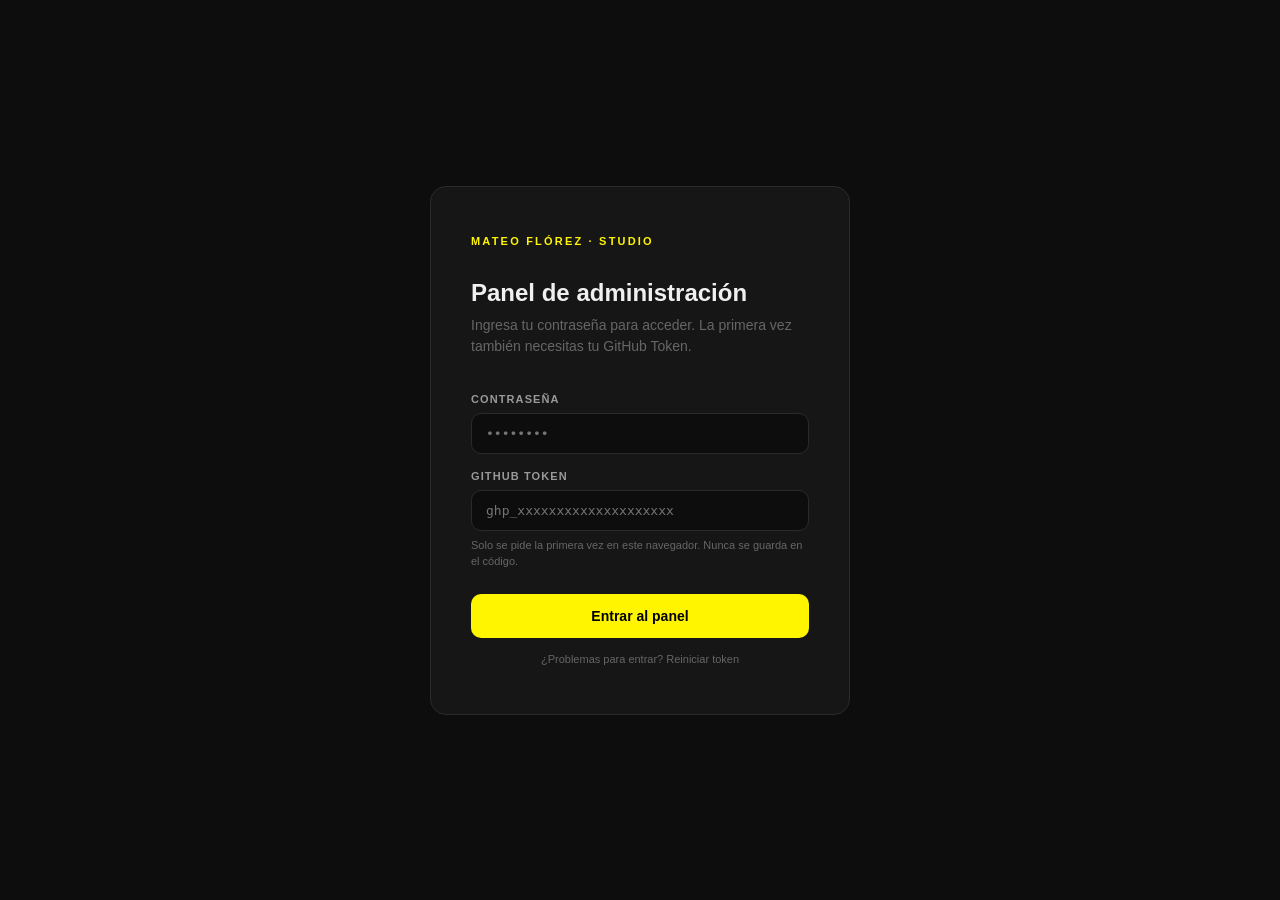
<file: admin.html>
<!DOCTYPE html>
<html lang="es">
<head>
  <meta charset="UTF-8" />
  <link rel="icon" type="image/png" href="assets/logo-head.png">
  <meta name="viewport" content="width=device-width, initial-scale=1.0" />
  <title>Panel — Mateo Flórez</title>
  <style>
    /* =============================================
       VARIABLES Y RESET
    ============================================= */
    :root {
      --bg: #0d0d0d;
      --surface: #161616;
      --surface2: #1e1e1e;
      --border: #2a2a2a;
      --accent: #fff500;
      --accent-dim: rgba(255, 245, 0, 0.12);
      --text: #f0f0f0;
      --text-muted: #666;
      --text-dim: #999;
      --danger: #ff4444;
      --danger-dim: rgba(255, 68, 68, 0.12);
      --success: #44ff88;
      --success-dim: rgba(68, 255, 136, 0.12);
      --radius: 10px;
      --font: 'DM Sans', sans-serif;
      --mono: 'DM Mono', monospace;
    }

    * { margin: 0; padding: 0; box-sizing: border-box; }

    body {
      background: var(--bg);
      color: var(--text);
      font-family: var(--font);
      font-size: 14px;
      min-height: 100vh;
    }

    @import url('https://fonts.googleapis.com/css2?family=DM+Sans:wght@300;400;500;600&family=DM+Mono:wght@400;500&display=swap');

    /* =============================================
       PANTALLA DE LOGIN
    ============================================= */
    #loginScreen {
      display: flex;
      align-items: center;
      justify-content: center;
      min-height: 100vh;
      padding: 24px;
    }

    .login-box {
      background: var(--surface);
      border: 1px solid var(--border);
      border-radius: 16px;
      padding: 48px 40px;
      width: 100%;
      max-width: 420px;
    }

    .login-logo {
      font-size: 11px;
      font-weight: 600;
      letter-spacing: 0.2em;
      text-transform: uppercase;
      color: var(--accent);
      margin-bottom: 32px;
    }

    .login-title {
      font-size: 24px;
      font-weight: 600;
      margin-bottom: 8px;
    }

    .login-sub {
      color: var(--text-muted);
      margin-bottom: 36px;
      line-height: 1.5;
    }

    .field {
      margin-bottom: 16px;
    }

    .field label {
      display: block;
      font-size: 11px;
      font-weight: 600;
      letter-spacing: 0.1em;
      text-transform: uppercase;
      color: var(--text-dim);
      margin-bottom: 8px;
    }

    .field input {
      width: 100%;
      background: var(--bg);
      border: 1px solid var(--border);
      border-radius: var(--radius);
      padding: 12px 14px;
      color: var(--text);
      font-family: var(--mono);
      font-size: 13px;
      outline: none;
      transition: border-color 0.2s;
    }

    .field input:focus {
      border-color: var(--accent);
    }

    .field-hint {
      font-size: 11px;
      color: var(--text-muted);
      margin-top: 6px;
      line-height: 1.5;
    }

    .btn-primary {
      width: 100%;
      background: var(--accent);
      color: #000;
      border: none;
      border-radius: var(--radius);
      padding: 14px;
      font-family: var(--font);
      font-size: 14px;
      font-weight: 600;
      cursor: pointer;
      margin-top: 8px;
      transition: opacity 0.2s;
    }

    .btn-primary:hover { opacity: 0.85; }

    .login-error {
      color: var(--danger);
      font-size: 12px;
      margin-top: 12px;
      display: none;
    }

    /* =============================================
       PANEL PRINCIPAL
    ============================================= */
    #adminPanel { display: none; }

    .topbar {
      position: sticky;
      top: 0;
      z-index: 100;
      background: rgba(13, 13, 13, 0.95);
      backdrop-filter: blur(12px);
      border-bottom: 1px solid var(--border);
      padding: 0 32px;
      height: 56px;
      display: flex;
      align-items: center;
      justify-content: space-between;
    }

    .topbar-left {
      display: flex;
      align-items: center;
      gap: 16px;
    }

    .topbar-logo {
      font-size: 11px;
      font-weight: 600;
      letter-spacing: 0.15em;
      text-transform: uppercase;
      color: var(--accent);
    }

    .topbar-sep {
      width: 1px;
      height: 16px;
      background: var(--border);
    }

    .topbar-title {
      font-size: 13px;
      color: var(--text-dim);
    }

    .topbar-right {
      display: flex;
      align-items: center;
      gap: 12px;
    }

    .btn-save {
      background: var(--accent);
      color: #000;
      border: none;
      border-radius: 8px;
      padding: 8px 20px;
      font-family: var(--font);
      font-size: 13px;
      font-weight: 600;
      cursor: pointer;
      transition: opacity 0.2s;
      display: flex;
      align-items: center;
      gap: 8px;
    }

    .btn-save:hover { opacity: 0.85; }
    .btn-save:disabled { opacity: 0.4; cursor: not-allowed; }

    .btn-logout {
      background: none;
      border: 1px solid var(--border);
      border-radius: 8px;
      padding: 8px 14px;
      color: var(--text-muted);
      font-family: var(--font);
      font-size: 13px;
      cursor: pointer;
      transition: all 0.2s;
    }

    .btn-logout:hover {
      border-color: var(--danger);
      color: var(--danger);
    }

    /* =============================================
       LAYOUT DEL PANEL
    ============================================= */
    .panel-layout {
      display: grid;
      grid-template-columns: 220px 1fr;
      min-height: calc(100vh - 56px);
    }

    /* Sidebar */
    .sidebar {
      border-right: 1px solid var(--border);
      padding: 24px 16px;
      position: sticky;
      top: 56px;
      height: calc(100vh - 56px);
      overflow-y: auto;
    }

    .sidebar-section {
      font-size: 10px;
      font-weight: 600;
      letter-spacing: 0.15em;
      text-transform: uppercase;
      color: var(--text-muted);
      padding: 0 12px;
      margin-bottom: 8px;
      margin-top: 24px;
    }

    .sidebar-section:first-child { margin-top: 0; }

    .nav-item {
      display: flex;
      align-items: center;
      gap: 10px;
      padding: 10px 12px;
      border-radius: 8px;
      cursor: pointer;
      color: var(--text-dim);
      font-size: 13px;
      font-weight: 500;
      transition: all 0.15s;
      border: none;
      background: none;
      width: 100%;
      text-align: left;
    }

    .nav-item:hover {
      background: var(--surface2);
      color: var(--text);
    }

    .nav-item.active {
      background: var(--accent-dim);
      color: var(--accent);
    }

    .nav-icon { font-size: 15px; }

    .nav-badge {
      margin-left: auto;
      background: var(--surface2);
      border-radius: 20px;
      padding: 2px 8px;
      font-size: 11px;
      font-family: var(--mono);
      color: var(--text-muted);
    }

    .nav-item.active .nav-badge {
      background: var(--accent-dim);
      color: var(--accent);
    }

    /* Content area */
    .content {
      padding: 32px;
      max-width: 860px;
    }

    /* =============================================
       SECCIONES
    ============================================= */
    .section { display: none; }
    .section.active { display: block; }

    .section-header {
      margin-bottom: 28px;
    }

    .section-title {
      font-size: 22px;
      font-weight: 600;
      margin-bottom: 6px;
    }

    .section-desc {
      color: var(--text-muted);
      line-height: 1.5;
    }

    /* =============================================
       CARDS DE ITEMS
    ============================================= */
    .items-list {
      display: flex;
      flex-direction: column;
      gap: 12px;
      margin-bottom: 20px;
    }

    .item-card {
      background: var(--surface);
      border: 1px solid var(--border);
      border-radius: var(--radius);
      padding: 20px;
      transition: border-color 0.2s;
    }

    .item-card:hover { border-color: #3a3a3a; }

    .item-card-header {
      display: flex;
      align-items: flex-start;
      justify-content: space-between;
      gap: 16px;
      margin-bottom: 16px;
    }

    .item-card-title {
      font-size: 15px;
      font-weight: 600;
    }

    .item-card-sub {
      font-size: 12px;
      color: var(--text-muted);
      margin-top: 3px;
    }

    .item-actions {
      display: flex;
      gap: 8px;
      flex-shrink: 0;
    }

    .btn-edit, .btn-delete {
      border: none;
      border-radius: 6px;
      padding: 6px 12px;
      font-family: var(--font);
      font-size: 12px;
      font-weight: 500;
      cursor: pointer;
      transition: all 0.15s;
    }

    .btn-edit {
      background: var(--surface2);
      color: var(--text-dim);
    }

    .btn-edit:hover {
      background: var(--accent-dim);
      color: var(--accent);
    }

    .btn-delete {
      background: var(--surface2);
      color: var(--text-muted);
    }

    .btn-delete:hover {
      background: var(--danger-dim);
      color: var(--danger);
    }

    /* Formulario inline de edición */
    .item-form {
      display: none;
      flex-direction: column;
      gap: 12px;
      padding-top: 16px;
      border-top: 1px solid var(--border);
    }

    .item-form.open { display: flex; }

    .form-row {
      display: grid;
      grid-template-columns: 1fr 1fr;
      gap: 12px;
    }

    .form-field {
      display: flex;
      flex-direction: column;
      gap: 6px;
    }

    .form-field label {
      font-size: 11px;
      font-weight: 600;
      letter-spacing: 0.08em;
      text-transform: uppercase;
      color: var(--text-muted);
    }

    .form-field input,
    .form-field textarea {
      background: var(--bg);
      border: 1px solid var(--border);
      border-radius: 8px;
      padding: 10px 12px;
      color: var(--text);
      font-family: var(--font);
      font-size: 13px;
      outline: none;
      transition: border-color 0.2s;
      resize: vertical;
    }

    .form-field input:focus,
    .form-field textarea:focus {
      border-color: var(--accent);
    }

    .form-field textarea { min-height: 80px; }

    .form-field.full { grid-column: 1 / -1; }

    .form-actions {
      display: flex;
      gap: 8px;
      justify-content: flex-end;
    }

    .btn-confirm {
      background: var(--accent);
      color: #000;
      border: none;
      border-radius: 8px;
      padding: 8px 16px;
      font-family: var(--font);
      font-size: 13px;
      font-weight: 600;
      cursor: pointer;
    }

    .btn-cancel {
      background: var(--surface2);
      color: var(--text-dim);
      border: none;
      border-radius: 8px;
      padding: 8px 16px;
      font-family: var(--font);
      font-size: 13px;
      cursor: pointer;
    }

    /* Botón agregar nuevo */
    .btn-add {
      display: flex;
      align-items: center;
      gap: 8px;
      background: none;
      border: 1px dashed var(--border);
      border-radius: var(--radius);
      padding: 14px 20px;
      color: var(--text-muted);
      font-family: var(--font);
      font-size: 13px;
      font-weight: 500;
      cursor: pointer;
      width: 100%;
      transition: all 0.2s;
    }

    .btn-add:hover {
      border-color: var(--accent);
      color: var(--accent);
      background: var(--accent-dim);
    }

    /* =============================================
       SECCIÓN REDES SOCIALES
    ============================================= */
    .redes-grid {
      display: flex;
      flex-direction: column;
      gap: 12px;
    }

    .red-item {
      background: var(--surface);
      border: 1px solid var(--border);
      border-radius: var(--radius);
      padding: 16px 20px;
      display: flex;
      align-items: center;
      gap: 16px;
    }

    .red-icon {
      width: 36px;
      height: 36px;
      border-radius: 8px;
      background: var(--surface2);
      display: flex;
      align-items: center;
      justify-content: center;
      font-size: 16px;
      flex-shrink: 0;
    }

    .red-label {
      font-size: 13px;
      font-weight: 600;
      min-width: 100px;
    }

    .red-input {
      flex: 1;
      background: var(--bg);
      border: 1px solid var(--border);
      border-radius: 8px;
      padding: 10px 12px;
      color: var(--text);
      font-family: var(--mono);
      font-size: 12px;
      outline: none;
      transition: border-color 0.2s;
    }

    .red-input:focus { border-color: var(--accent); }

    .red-status {
      width: 8px;
      height: 8px;
      border-radius: 50%;
      background: var(--border);
      flex-shrink: 0;
      transition: background 0.2s;
    }

    .red-status.active { background: var(--success); }

    /* =============================================
       TOAST DE NOTIFICACIONES
    ============================================= */
    .toast {
      position: fixed;
      bottom: 32px;
      right: 32px;
      background: var(--surface);
      border: 1px solid var(--border);
      border-radius: var(--radius);
      padding: 14px 20px;
      font-size: 13px;
      font-weight: 500;
      display: flex;
      align-items: center;
      gap: 10px;
      z-index: 1000;
      transform: translateY(80px);
      opacity: 0;
      transition: all 0.3s cubic-bezier(0.34, 1.56, 0.64, 1);
      max-width: 320px;
    }

    .toast.show {
      transform: translateY(0);
      opacity: 1;
    }

    .toast.success { border-color: var(--success); color: var(--success); }
    .toast.error { border-color: var(--danger); color: var(--danger); }
    .toast.loading { border-color: var(--accent); color: var(--accent); }

    /* =============================================
       ESTADO VACÍO
    ============================================= */
    .empty-state {
      text-align: center;
      padding: 48px 24px;
      color: var(--text-muted);
    }

    .empty-icon { font-size: 32px; margin-bottom: 12px; }
    .empty-text { font-size: 14px; }

    /* =============================================
       TAGS INPUT
    ============================================= */
    .tags-hint {
      font-size: 11px;
      color: var(--text-muted);
      margin-top: 4px;
    }

    /* Destacado toggle */
    .toggle-row {
      display: flex;
      align-items: center;
      gap: 10px;
      font-size: 13px;
      color: var(--text-dim);
    }

    .toggle {
      appearance: none;
      width: 36px;
      height: 20px;
      background: var(--surface2);
      border-radius: 20px;
      cursor: pointer;
      position: relative;
      transition: background 0.2s;
      border: 1px solid var(--border);
    }

    .toggle::after {
      content: '';
      position: absolute;
      width: 14px;
      height: 14px;
      background: var(--text-muted);
      border-radius: 50%;
      top: 2px;
      left: 2px;
      transition: all 0.2s;
    }

    .toggle:checked {
      background: var(--accent-dim);
      border-color: var(--accent);
    }

    .toggle:checked::after {
      left: 18px;
      background: var(--accent);
    }
  </style>
</head>
<body>

<!-- =============================================
     PANTALLA DE LOGIN
============================================= -->
<div id="loginScreen">
  <div class="login-box">
    <div class="login-logo">Mateo Flórez · Studio</div>
    <h1 class="login-title">Panel de administración</h1>
    <p class="login-sub">Ingresa tu contraseña para acceder. La primera vez también necesitas tu GitHub Token.</p>

    <div class="field">
      <label>Contraseña</label>
      <input type="password" id="inputPassword" placeholder="••••••••" onkeydown="if(event.key==='Enter') login()" />
    </div>

    <div class="field" id="campoToken">
      <label>GitHub Token</label>
      <input type="password" id="inputToken" placeholder="ghp_xxxxxxxxxxxxxxxxxxxx" />
      <p class="field-hint">Solo se pide la primera vez en este navegador. Nunca se guarda en el código.</p>
    </div>

    <button class="btn-primary" onclick="login()">Entrar al panel</button>
    <p style="text-align:center;margin-top:12px;">
      <a href="#" onclick="resetearToken()" style="font-size:11px;color:var(--text-muted);text-decoration:none;">¿Problemas para entrar? Reiniciar token</a>
    </p>
    <p class="login-error" id="loginError"></p>
  </div>
</div>

<!-- =============================================
     PANEL PRINCIPAL
============================================= -->
<div id="adminPanel">

  <!-- Topbar -->
  <div class="topbar">
    <div class="topbar-left">
      <span class="topbar-logo">MF · Admin</span>
      <div class="topbar-sep"></div>
      <span class="topbar-title">Panel de edición</span>
    </div>
    <div class="topbar-right">
      <button class="btn-save" id="btnSave" onclick="guardarCambios()">
        <span>💾</span> Publicar cambios
      </button>
      <button class="btn-logout" onclick="mostrarCambiarPassword()" style="border-color:var(--border);">🔑 Contraseña</button>
      <button class="btn-logout" onclick="logout()">Salir</button>
      <button class="btn-logout" onclick="olvidarToken()" style="font-size:11px;padding:6px 10px;" title="Quitar token guardado">🔑 Token</button>
    </div>
  </div>

  <!-- Layout -->
  <div class="panel-layout">

    <!-- Sidebar -->
    <nav class="sidebar">
      <div class="sidebar-section">Contenido</div>
      <button class="nav-item active" onclick="cambiarSeccion('videos', this)">
        <span class="nav-icon">▶</span>
        Videos
        <span class="nav-badge" id="badge-videos">0</span>
      </button>
      <button class="nav-item" onclick="cambiarSeccion('experiencia', this)">
        <span class="nav-icon">◈</span>
        Experiencia
        <span class="nav-badge" id="badge-experiencia">0</span>
      </button>
      <button class="nav-item" onclick="cambiarSeccion('testimonios', this)">
        <span class="nav-icon">◇</span>
        Testimonios
        <span class="nav-badge" id="badge-testimonios">0</span>
      </button>

      <div class="sidebar-section">Contacto</div>
      <button class="nav-item" onclick="cambiarSeccion('redes', this)">
        <span class="nav-icon">⌘ </span>
        Redes sociales
      </button>
    </nav>

    <!-- Contenido -->
    <main class="content">

      <!-- ==================== VIDEOS ==================== -->
      <div class="section active" id="sec-videos">
        <div class="section-header">
          <h2 class="section-title">Videos del portafolio</h2>
          <p class="section-desc">Agrega o edita los proyectos que aparecen en tu portafolio. Necesitas el ID del video en Vimeo (los números al final de la URL).</p>
        </div>

        <div class="items-list" id="list-videos"></div>

        <button class="btn-add" onclick="agregarVideo()">
          <span>＋</span> Agregar video
        </button>
      </div>

      <!-- ==================== EXPERIENCIA ==================== -->
      <div class="section" id="sec-experiencia">
        <div class="section-header">
          <h2 class="section-title">Trayectoria</h2>
          <p class="section-desc">Agrega, edita o elimina las empresas y proyectos con los que has trabajado.</p>
        </div>

        <div class="items-list" id="list-experiencia"></div>

        <button class="btn-add" onclick="agregarExperiencia()">
          <span>＋</span> Agregar empresa
        </button>
      </div>

      <!-- ==================== TESTIMONIOS ==================== -->
      <div class="section" id="sec-testimonios">
        <div class="section-header">
          <h2 class="section-title">Testimonios</h2>
          <p class="section-desc">Lo que dicen tus clientes y colaboradores sobre tu trabajo.</p>
        </div>

        <div class="items-list" id="list-testimonios"></div>

        <button class="btn-add" onclick="agregarTestimonio()">
          <span>＋</span> Agregar testimonio
        </button>
      </div>

      <!-- ==================== REDES ==================== -->
      <div class="section" id="sec-redes">
        <div class="section-header">
          <h2 class="section-title">Redes sociales</h2>
          <p class="section-desc">Pega la URL completa de cada red. Las que estén vacías no aparecerán en tu portafolio.</p>
        </div>

        <div class="redes-grid">
          <div class="red-item">
            <div class="red-icon">📱</div>
            <span class="red-label">WhatsApp</span>
            <input class="red-input" id="red-whatsapp" type="text" placeholder="https://wa.me/57..." oninput="actualizarEstadoRed(this)" />
            <div class="red-status" id="status-whatsapp"></div>
          </div>
          <div class="red-item">
            <div class="red-icon">✉️</div>
            <span class="red-label">Email</span>
            <input class="red-input" id="red-email" type="text" placeholder="tucorreo@gmail.com" oninput="actualizarEstadoRed(this)" />
            <div class="red-status" id="status-email"></div>
          </div>
          <div class="red-item">
            <div class="red-icon">📸</div>
            <span class="red-label">Instagram</span>
            <input class="red-input" id="red-instagram" type="text" placeholder="https://instagram.com/..." oninput="actualizarEstadoRed(this)" />
            <div class="red-status" id="status-instagram"></div>
          </div>
          <div class="red-item">
            <div class="red-icon">▶️</div>
            <span class="red-label">YouTube</span>
            <input class="red-input" id="red-youtube" type="text" placeholder="https://youtube.com/..." oninput="actualizarEstadoRed(this)" />
            <div class="red-status" id="status-youtube"></div>
          </div>
          <div class="red-item">
            <div class="red-icon">💼</div>
            <span class="red-label">LinkedIn</span>
            <input class="red-input" id="red-linkedin" type="text" placeholder="https://linkedin.com/in/..." oninput="actualizarEstadoRed(this)" />
            <div class="red-status" id="status-linkedin"></div>
          </div>
        </div>
      </div>

    </main>
  </div>
</div>

<!-- Toast de notificaciones -->
<div class="toast" id="toast"></div>

<script>
// ============================================================
// CONFIGURACIÓN
// ============================================================
const CONFIG = {
  repoOwner: 'rincongabriel',     // Tu usuario de GitHub
  repoName: 'MateoFlorez.github.io',   // El nombre exacto de tu repositorio
  dataPath: 'data.json',          // Ruta del archivo dentro del repo
  // Token de GitHub — solo tú lo ves en el código
  githubToken: '', // Se carga desde localStorage — nunca va en el código
  // Contraseña maestra de emergencia — solo tú la sabes
  // Está hasheada: nunca aparece en texto plano
  masterHash: '324adeed26b9112913942a024e9e8df528a057eb5e8313fde74b4978fafaa342'
};
// ============================================================

// Contraseña inicial de Mateo — se reemplaza cuando él la cambia
// Esta es la contraseña genérica: forMoove
const PASS_INICIAL_HASH = 'b57295c27e1f1670f7f40a0a246fb0607b1a6e88b7e0c5e331b81a6c1fed3d0d';

// Estado en memoria
let datos = { videos: [], experiencia: [], testimonios: [], redes: {}, _config: {} };
let esMaster = false; // true si entró con la llave maestra

// ============================================================
// HASH — convierte una contraseña en un código irreversible
// Usamos SHA-256, el estándar de la industria.
// "irreversible" significa que del hash no puedes sacar
// la contraseña original — solo puedes comparar hashes.
// ============================================================
async function hashear(texto) {
  const encoder = new TextEncoder();
  const data = encoder.encode(texto);
  const hashBuffer = await crypto.subtle.digest('SHA-256', data);
  const hashArray = Array.from(new Uint8Array(hashBuffer));
  return hashArray.map(b => b.toString(16).padStart(2, '0')).join('');
}

// ============================================================
// LOGIN
// ============================================================
async function login() {
  const pass = document.getElementById('inputPassword').value;
  const error = document.getElementById('loginError');
  error.style.display = 'none';

  if (!pass) {
    error.textContent = 'Escribe tu contraseña.';
    error.style.display = 'block';
    return;
  }

  // Si no hay token guardado, tomarlo del campo y guardarlo
  if (!CONFIG.githubToken) {
    const tokenIngresado = document.getElementById('inputToken')?.value?.trim();
    if (!tokenIngresado) {
      error.textContent = 'La primera vez necesitas ingresar tu GitHub Token.';
      error.style.display = 'block';
      return;
    }
    CONFIG.githubToken = tokenIngresado;
    localStorage.setItem('github_token', tokenIngresado);
  }

  const hash = await hashear(pass);

  // ¿Es la contraseña maestra?
  if (hash === CONFIG.masterHash) {
    esMaster = true;
    entrarAlPanel();
    return;
  }

  // ¿Es la contraseña de Mateo?
  // Primero cargamos el data.json para ver si ya cambió su contraseña
  mostrarToast('Verificando...', 'loading');
  await cargarDatosParaLogin();

  const hashGuardado = datos._config?.passwordHash || PASS_INICIAL_HASH;

  if (hash === hashGuardado) {
    esMaster = false;
    entrarAlPanel();
  } else {
    mostrarToast('', '');
    error.textContent = 'Contraseña incorrecta.';
    error.style.display = 'block';
  }
}

function entrarAlPanel() {
  const esPrimeraVez = !localStorage.getItem('password_cambiada');
  localStorage.setItem('admin_session', 'activa');
  document.getElementById('loginScreen').style.display = 'none';
  document.getElementById('adminPanel').style.display = 'block';

  // Ocultar botón de token — solo el desarrollador lo necesita via consola
  const btnToken = document.querySelector('[onclick="olvidarToken()"]');
  if (btnToken) btnToken.style.display = 'none';

  // Si entró como master, mostrar indicador
  if (esMaster) {
    document.querySelector('.topbar-title').textContent = '⚡ Acceso maestro';
  }

  // Sugerir cambio de contraseña la primera vez
  if (esPrimeraVez && !esMaster) {
    setTimeout(() => {
      mostrarToast('👋 Bienvenido. Te recomendamos cambiar tu contraseña.', 'loading');
      setTimeout(() => mostrarBannerContrasena(), 1500);
    }, 1000);
  }

  cargarDatos();
}

function mostrarBannerContrasena() {
  const banner = document.createElement('div');
  banner.id = 'bannerPass';
  banner.style.cssText = `
    position:fixed; top:64px; left:50%; transform:translateX(-50%);
    background:var(--accent); color:#000; border-radius:10px;
    padding:14px 20px; font-size:13px; font-weight:600;
    display:flex; align-items:center; gap:12px; z-index:200;
    box-shadow: 0 4px 20px rgba(255,245,0,0.3);
  `;
  banner.innerHTML = `
    <span>🔑 Recuerda cambiar tu contraseña por una personal</span>
    <button onclick="mostrarCambiarPassword(); document.getElementById('bannerPass').remove(); localStorage.setItem('password_cambiada','si')"
      style="background:#000;color:var(--accent);border:none;border-radius:6px;padding:6px 12px;font-weight:600;cursor:pointer;font-size:12px;">
      Cambiar ahora
    </button>
    <button onclick="this.parentElement.remove(); localStorage.setItem('password_cambiada','si')"
      style="background:none;border:none;color:#000;cursor:pointer;font-size:16px;opacity:0.6;">✕</button>
  `;
  document.body.appendChild(banner);
}

function logout() {
  localStorage.removeItem('admin_session');
  location.reload();
}

function olvidarToken() {
  if (confirm('¿Quitar el token guardado? La próxima vez tendrás que ingresarlo de nuevo.')) {
    localStorage.removeItem('github_token');
    localStorage.removeItem('admin_session');
    CONFIG.githubToken = '';
    location.reload();
  }
}

// Auto-login por sesión activa en el mismo navegador
window.addEventListener('DOMContentLoaded', async () => {
  const tokenGuardado = localStorage.getItem('github_token');

  if (tokenGuardado) {
    CONFIG.githubToken = tokenGuardado;
    document.getElementById('campoToken').style.display = 'none';
  } else {
    document.getElementById('campoToken').style.display = 'block';
  }

  const sesion = localStorage.getItem('admin_session');
  if (sesion === 'activa' && tokenGuardado) {
    // Token ya en CONFIG — entrar directo sin verificar contraseña de nuevo
    document.getElementById('loginScreen').style.display = 'none';
    document.getElementById('adminPanel').style.display = 'block';
    const btnToken = document.querySelector('[onclick="olvidarToken()"]');
    if (btnToken) btnToken.style.display = 'none';
    cargarDatos();
  }
});

function resetearToken() {
  localStorage.removeItem('github_token');
  localStorage.removeItem('admin_session');
  CONFIG.githubToken = '';
  document.getElementById('campoToken').style.display = 'block';
  document.getElementById('inputToken').value = '';
  document.getElementById('loginError').style.display = 'none';
}

// ============================================================
// CAMBIAR CONTRASEÑA — disponible desde el panel
// ============================================================
function mostrarCambiarPassword() {
  const html = `
    <div style="position:fixed;inset:0;background:rgba(0,0,0,0.7);z-index:200;display:flex;align-items:center;justify-content:center;" id="modalPass">
      <div style="background:var(--surface);border:1px solid var(--border);border-radius:16px;padding:36px;width:100%;max-width:400px;">
        <h3 style="font-size:18px;font-weight:600;margin-bottom:8px;">Cambiar contraseña</h3>
        <p style="color:var(--text-muted);font-size:13px;margin-bottom:24px;">La nueva contraseña se guarda de forma segura en el repositorio.</p>
        <div class="field" style="margin-bottom:14px;">
          <label style="display:block;font-size:11px;font-weight:600;letter-spacing:0.1em;text-transform:uppercase;color:var(--text-dim);margin-bottom:8px;">Nueva contraseña</label>
          <input type="password" id="newPass1" style="width:100%;background:var(--bg);border:1px solid var(--border);border-radius:8px;padding:12px;color:var(--text);font-size:13px;outline:none;" placeholder="Mínimo 8 caracteres" />
        </div>
        <div class="field" style="margin-bottom:24px;">
          <label style="display:block;font-size:11px;font-weight:600;letter-spacing:0.1em;text-transform:uppercase;color:var(--text-dim);margin-bottom:8px;">Confirmar contraseña</label>
          <input type="password" id="newPass2" style="width:100%;background:var(--bg);border:1px solid var(--border);border-radius:8px;padding:12px;color:var(--text);font-size:13px;outline:none;" placeholder="Repite la contraseña" />
        </div>
        <div style="display:flex;gap:10px;justify-content:flex-end;">
          <button onclick="document.getElementById('modalPass').remove()" style="background:var(--surface2);color:var(--text-dim);border:none;border-radius:8px;padding:10px 16px;font-family:var(--font);font-size:13px;cursor:pointer;">Cancelar</button>
          <button onclick="confirmarCambioPassword()" style="background:var(--accent);color:#000;border:none;border-radius:8px;padding:10px 16px;font-family:var(--font);font-size:13px;font-weight:600;cursor:pointer;">Guardar contraseña</button>
        </div>
      </div>
    </div>
  `;
  document.body.insertAdjacentHTML('beforeend', html);
}

async function confirmarCambioPassword() {
  const p1 = document.getElementById('newPass1').value;
  const p2 = document.getElementById('newPass2').value;

  if (p1.length < 8) {
    mostrarToast('La contraseña debe tener al menos 8 caracteres', 'error');
    return;
  }

  if (p1 !== p2) {
    mostrarToast('Las contraseñas no coinciden', 'error');
    return;
  }

  const nuevoHash = await hashear(p1);
  datos._config = datos._config || {};
  datos._config.passwordHash = nuevoHash;

  document.getElementById('modalPass').remove();
  await guardarCambios();
  mostrarToast('✓ Contraseña actualizada correctamente', 'success');
}

// ============================================================
// CARGAR DATOS DESDE GITHUB
// ============================================================
async function fetchDatosGitHub() {
  const url = `https://api.github.com/repos/${CONFIG.repoOwner}/${CONFIG.repoName}/contents/${CONFIG.dataPath}`;
  const res = await fetch(url, {
    headers: {
      'Authorization': `Bearer ${CONFIG.githubToken}`,
      'Accept': 'application/vnd.github.v3+json'
    }
  });
  if (!res.ok) throw new Error('No se pudo cargar el archivo');
  const archivo = await res.json();
  const contenido = atob(archivo.content.replace(/\n/g, ''));
  return JSON.parse(contenido);
}

// Carga silenciosa para verificar contraseña en el login
async function cargarDatosParaLogin() {
  try {
    datos = await fetchDatosGitHub();
  } catch (e) {
    datos = { videos: [], experiencia: [], testimonios: [], redes: {}, _config: {} };
  }
}

async function cargarDatos() {
  mostrarToast('Cargando datos...', 'loading');
  try {
    datos = await fetchDatosGitHub();
    renderizarTodo();
    mostrarToast('Datos cargados', 'success');
  } catch (e) {
    mostrarToast('Error al cargar. Verifica la configuración del panel.', 'error');
  }
}

// ============================================================
// RENDERIZAR TODAS LAS SECCIONES
// ============================================================
function renderizarTodo() {
  renderizarVideos();
  renderizarExperiencia();
  renderizarTestimonios();
  renderizarRedes();
  actualizarBadges();
}

// ============================================================
// VIDEOS
// ============================================================
function renderizarVideos() {
  const lista = document.getElementById('list-videos');

  if (!datos.videos.length) {
    lista.innerHTML = '<div class="empty-state"><div class="empty-icon">🎬</div><div class="empty-text">Aún no hay videos. Agrega el primero.</div></div>';
    return;
  }

  lista.innerHTML = datos.videos.map((v, i) => `
    <div class="item-card" id="card-video-${i}">
      <div class="item-card-header">
        <div>
          <div class="item-card-title">${v.titulo || 'Sin título'}</div>
          <div class="item-card-sub">ID: ${v.id} · ${v.categoria} ${v.destacado ? '· ⭐ Destacado' : ''}</div>
        </div>
        <div class="item-actions">
          <button class="btn-edit" onclick="toggleFormVideo(${i})">Editar</button>
          <button class="btn-delete" onclick="eliminarVideo(${i})">Eliminar</button>
        </div>
      </div>
      <div class="item-form" id="form-video-${i}">
        <div class="form-row">
          <div class="form-field">
            <label>ID de Vimeo</label>
            <input type="text" value="${v.id}" onchange="datos.videos[${i}].id = this.value" placeholder="1190672192" />
          </div>
          <div class="form-field">
            <label>Categoría</label>
            <input type="text" value="${v.categoria}" onchange="datos.videos[${i}].categoria = this.value" placeholder="Reel · 2025" />
          </div>
        </div>
        <div class="form-field full">
          <label>Título</label>
          <input type="text" value="${v.titulo}" onchange="datos.videos[${i}].titulo = this.value; actualizarTituloCard('video', ${i}, this.value)" placeholder="Demo — Trabajos Audiovisuales" />
        </div>
        <div class="form-field full">
          <label>URL de la imagen de portada (Cover)</label>
          <input type="text" value="${v.coverUrl || ''}" onchange="datos.videos[${i}].coverUrl = this.value" placeholder="https://i.vimeocdn.com/..." />
        </div>
        <div class="toggle-row">
          <input type="checkbox" class="toggle" ${v.destacado ? 'checked' : ''} onchange="datos.videos[${i}].destacado = this.checked" />
          Video destacado (aparece más grande en la grilla)
        </div>
        <div class="form-actions">
          <button class="btn-cancel" onclick="toggleFormVideo(${i})">Cerrar</button>
        </div>
      </div>
    </div>
  `).join('');
}

function toggleFormVideo(i) {
  document.getElementById(`form-video-${i}`).classList.toggle('open');
}

function agregarVideo() {
  datos.videos.push({
    id: '',
    titulo: 'Nuevo video',
    categoria: '',
    coverUrl: '',
    destacado: false
  });
  renderizarVideos();
  actualizarBadges();
  // Abrir el form del nuevo directamente
  setTimeout(() => toggleFormVideo(datos.videos.length - 1), 50);
}

function eliminarVideo(i) {
  if (!confirm(`¿Eliminar "${datos.videos[i].titulo}"?`)) return;
  datos.videos.splice(i, 1);
  renderizarVideos();
  actualizarBadges();
}

// ============================================================
// EXPERIENCIA
// ============================================================
function renderizarExperiencia() {
  const lista = document.getElementById('list-experiencia');

  if (!datos.experiencia.length) {
    lista.innerHTML = '<div class="empty-state"><div class="empty-icon">🏢</div><div class="empty-text">Aún no hay empresas. Agrega la primera.</div></div>';
    return;
  }

  lista.innerHTML = datos.experiencia.map((e, i) => `
    <div class="item-card" id="card-exp-${i}">
      <div class="item-card-header">
        <div>
          <div class="item-card-title">${e.empresa || 'Sin nombre'}</div>
          <div class="item-card-sub">${e.fechas} · ${e.cargo}</div>
        </div>
        <div class="item-actions">
          <button class="btn-edit" onclick="toggleFormExp(${i})">Editar</button>
          <button class="btn-delete" onclick="eliminarExp(${i})">Eliminar</button>
        </div>
      </div>
      <div class="item-form" id="form-exp-${i}">
        <div class="form-row">
          <div class="form-field">
            <label>Empresa</label>
            <input type="text" value="${e.empresa}" onchange="datos.experiencia[${i}].empresa = this.value; actualizarTituloCard('exp', ${i}, this.value)" placeholder="Nombre de la empresa" />
          </div>
          <div class="form-field">
            <label>Fechas</label>
            <input type="text" value="${e.fechas}" onchange="datos.experiencia[${i}].fechas = this.value" placeholder="2023 — 2024" />
          </div>
        </div>
        <div class="form-field full">
          <label>Cargo / Rol</label>
          <input type="text" value="${e.cargo}" onchange="datos.experiencia[${i}].cargo = this.value" placeholder="Director Creativo · Redes & Marketing" />
        </div>
        <div class="form-field full">
          <label>Descripción</label>
          <textarea onchange="datos.experiencia[${i}].descripcion = this.value" placeholder="Describe tu trabajo aquí...">${e.descripcion}</textarea>
        </div>
        <div class="form-field full">
          <label>Tags (separados por coma)</label>
          <input type="text" value="${(e.tags || []).join(', ')}" onchange="datos.experiencia[${i}].tags = this.value.split(',').map(t => t.trim()).filter(Boolean)" placeholder="Filmmaking, Dirección Creativa, Redes Sociales" />
          <span class="tags-hint">Escribe las etiquetas separadas por coma</span>
        </div>
        <div class="form-actions">
          <button class="btn-cancel" onclick="toggleFormExp(${i})">Cerrar</button>
        </div>
      </div>
    </div>
  `).join('');
}

function toggleFormExp(i) {
  document.getElementById(`form-exp-${i}`).classList.toggle('open');
}

function agregarExperiencia() {
  datos.experiencia.push({
    empresa: 'Nueva empresa',
    fechas: '2024 — Presente',
    cargo: '',
    descripcion: '',
    tags: []
  });
  renderizarExperiencia();
  actualizarBadges();
  setTimeout(() => toggleFormExp(datos.experiencia.length - 1), 50);
}

function eliminarExp(i) {
  if (!confirm(`¿Eliminar "${datos.experiencia[i].empresa}"?`)) return;
  datos.experiencia.splice(i, 1);
  renderizarExperiencia();
  actualizarBadges();
}

// ============================================================
// TESTIMONIOS
// ============================================================
function renderizarTestimonios() {
  const lista = document.getElementById('list-testimonios');

  if (!datos.testimonios.length) {
    lista.innerHTML = '<div class="empty-state"><div class="empty-icon">💬</div><div class="empty-text">Aún no hay testimonios. Agrega el primero.</div></div>';
    return;
  }

  lista.innerHTML = datos.testimonios.map((t, i) => `
    <div class="item-card" id="card-test-${i}">
      <div class="item-card-header">
        <div>
          <div class="item-card-title">${t.nombre || 'Sin nombre'}</div>
          <div class="item-card-sub">${t.cargo}</div>
        </div>
        <div class="item-actions">
          <button class="btn-edit" onclick="toggleFormTest(${i})">Editar</button>
          <button class="btn-delete" onclick="eliminarTestimonio(${i})">Eliminar</button>
        </div>
      </div>
      <div class="item-form" id="form-test-${i}">
        <div class="form-field full">
          <label>Testimonio</label>
          <textarea onchange="datos.testimonios[${i}].texto = this.value" placeholder="Lo que dijo sobre tu trabajo...">${t.texto}</textarea>
        </div>
        <div class="form-row">
          <div class="form-field">
            <label>Nombre</label>
            <input type="text" value="${t.nombre}" onchange="datos.testimonios[${i}].nombre = this.value; actualizarTituloCard('test', ${i}, this.value)" placeholder="Carlos R." />
          </div>
          <div class="form-field">
            <label>Cargo / Rol</label>
            <input type="text" value="${t.cargo}" onchange="datos.testimonios[${i}].cargo = this.value" placeholder="Director · Empresa" />
          </div>
        </div>
        <div class="form-field">
          <label>Iniciales (para el avatar)</label>
          <input type="text" value="${t.iniciales}" onchange="datos.testimonios[${i}].iniciales = this.value" placeholder="CR" maxlength="2" />
        </div>
        <div class="form-actions">
          <button class="btn-cancel" onclick="toggleFormTest(${i})">Cerrar</button>
        </div>
      </div>
    </div>
  `).join('');
}

function toggleFormTest(i) {
  document.getElementById(`form-test-${i}`).classList.toggle('open');
}

function agregarTestimonio() {
  datos.testimonios.push({
    texto: '',
    nombre: 'Nuevo testimonio',
    cargo: '',
    iniciales: ''
  });
  renderizarTestimonios();
  actualizarBadges();
  setTimeout(() => toggleFormTest(datos.testimonios.length - 1), 50);
}

function eliminarTestimonio(i) {
  if (!confirm(`¿Eliminar el testimonio de "${datos.testimonios[i].nombre}"?`)) return;
  datos.testimonios.splice(i, 1);
  renderizarTestimonios();
  actualizarBadges();
}

// ============================================================
// REDES SOCIALES
// ============================================================
function renderizarRedes() {
  const redes = datos.redes || {};
  const campos = ['whatsapp', 'email', 'instagram', 'youtube', 'linkedin'];
  campos.forEach(red => {
    const input = document.getElementById(`red-${red}`);
    const status = document.getElementById(`status-${red}`);
    if (input) {
      input.value = redes[red] || '';
      if (status) status.classList.toggle('active', !!redes[red]);
    }
  });
}

function actualizarEstadoRed(input) {
  const key = input.id.replace('red-', '');
  datos.redes[key] = input.value.trim();
  const status = document.getElementById(`status-${key}`);
  if (status) status.classList.toggle('active', !!input.value.trim());
}

// ============================================================
// GUARDAR EN GITHUB
// ============================================================
// Este es el momento clave: tomamos todos los datos en memoria,
// los convertemos a JSON, los codificamos en Base64, y le
// decimos a GitHub "reemplaza el archivo con esto".
// GitHub crea un commit automático con el cambio.
// ============================================================
async function guardarCambios() {
  const btn = document.getElementById('btnSave');
  btn.disabled = true;
  mostrarToast('Publicando cambios...', 'loading');

  try {
    // Paso 1: obtener el SHA del archivo actual
    // GitHub necesita el SHA para verificar que estás editando
    // la versión más reciente y evitar conflictos.
    const url = `https://api.github.com/repos/${CONFIG.repoOwner}/${CONFIG.repoName}/contents/${CONFIG.dataPath}`;

    const resActual = await fetch(url, {
      headers: {
        'Authorization': `Bearer ${CONFIG.githubToken}`,
        'Accept': 'application/vnd.github.v3+json'
      }
    });

    const archivoActual = await resActual.json();
    const sha = archivoActual.sha;

    // Paso 2: convertir los datos a JSON y luego a Base64
    const contenidoJSON = JSON.stringify(datos, null, 2);
    const contenidoBase64 = btoa(unescape(encodeURIComponent(contenidoJSON)));

    // Paso 3: hacer el PUT — escribir el archivo nuevo
    const resPut = await fetch(url, {
      method: 'PUT',
      headers: {
        'Authorization': `Bearer ${CONFIG.githubToken}`,
        'Accept': 'application/vnd.github.v3+json',
        'Content-Type': 'application/json'
      },
      body: JSON.stringify({
        message: 'Panel: actualizar contenido del portafolio',
        content: contenidoBase64,
        sha: sha
      })
    });

    if (!resPut.ok) {
      const err = await resPut.json();
      throw new Error(err.message || 'Error al guardar');
    }

    mostrarToast('✓ Publicado. Los cambios aparecen en ~1 minuto.', 'success');
  } catch (e) {
    mostrarToast(`Error: ${e.message}`, 'error');
  } finally {
    btn.disabled = false;
  }
}

// ============================================================
// UTILIDADES
// ============================================================
function cambiarSeccion(id, btn) {
  document.querySelectorAll('.section').forEach(s => s.classList.remove('active'));
  document.querySelectorAll('.nav-item').forEach(n => n.classList.remove('active'));
  document.getElementById(`sec-${id}`).classList.add('active');
  btn.classList.add('active');
}

function actualizarBadges() {
  document.getElementById('badge-videos').textContent = datos.videos.length;
  document.getElementById('badge-experiencia').textContent = datos.experiencia.length;
  document.getElementById('badge-testimonios').textContent = datos.testimonios.length;
}

function actualizarTituloCard(tipo, i, valor) {
  const prefijo = tipo === 'video' ? 'card-video' : tipo === 'exp' ? 'card-exp' : 'card-test';
  const card = document.getElementById(`${prefijo}-${i}`);
  if (card) card.querySelector('.item-card-title').textContent = valor || 'Sin nombre';
}

let toastTimeout;
function mostrarToast(msg, tipo = 'success') {
  const toast = document.getElementById('toast');
  toast.textContent = msg;
  toast.className = `toast ${tipo} show`;
  clearTimeout(toastTimeout);
  if (tipo !== 'loading') {
    toastTimeout = setTimeout(() => toast.classList.remove('show'), 3500);
  }
}
</script>
</body>
</html>
</file>
